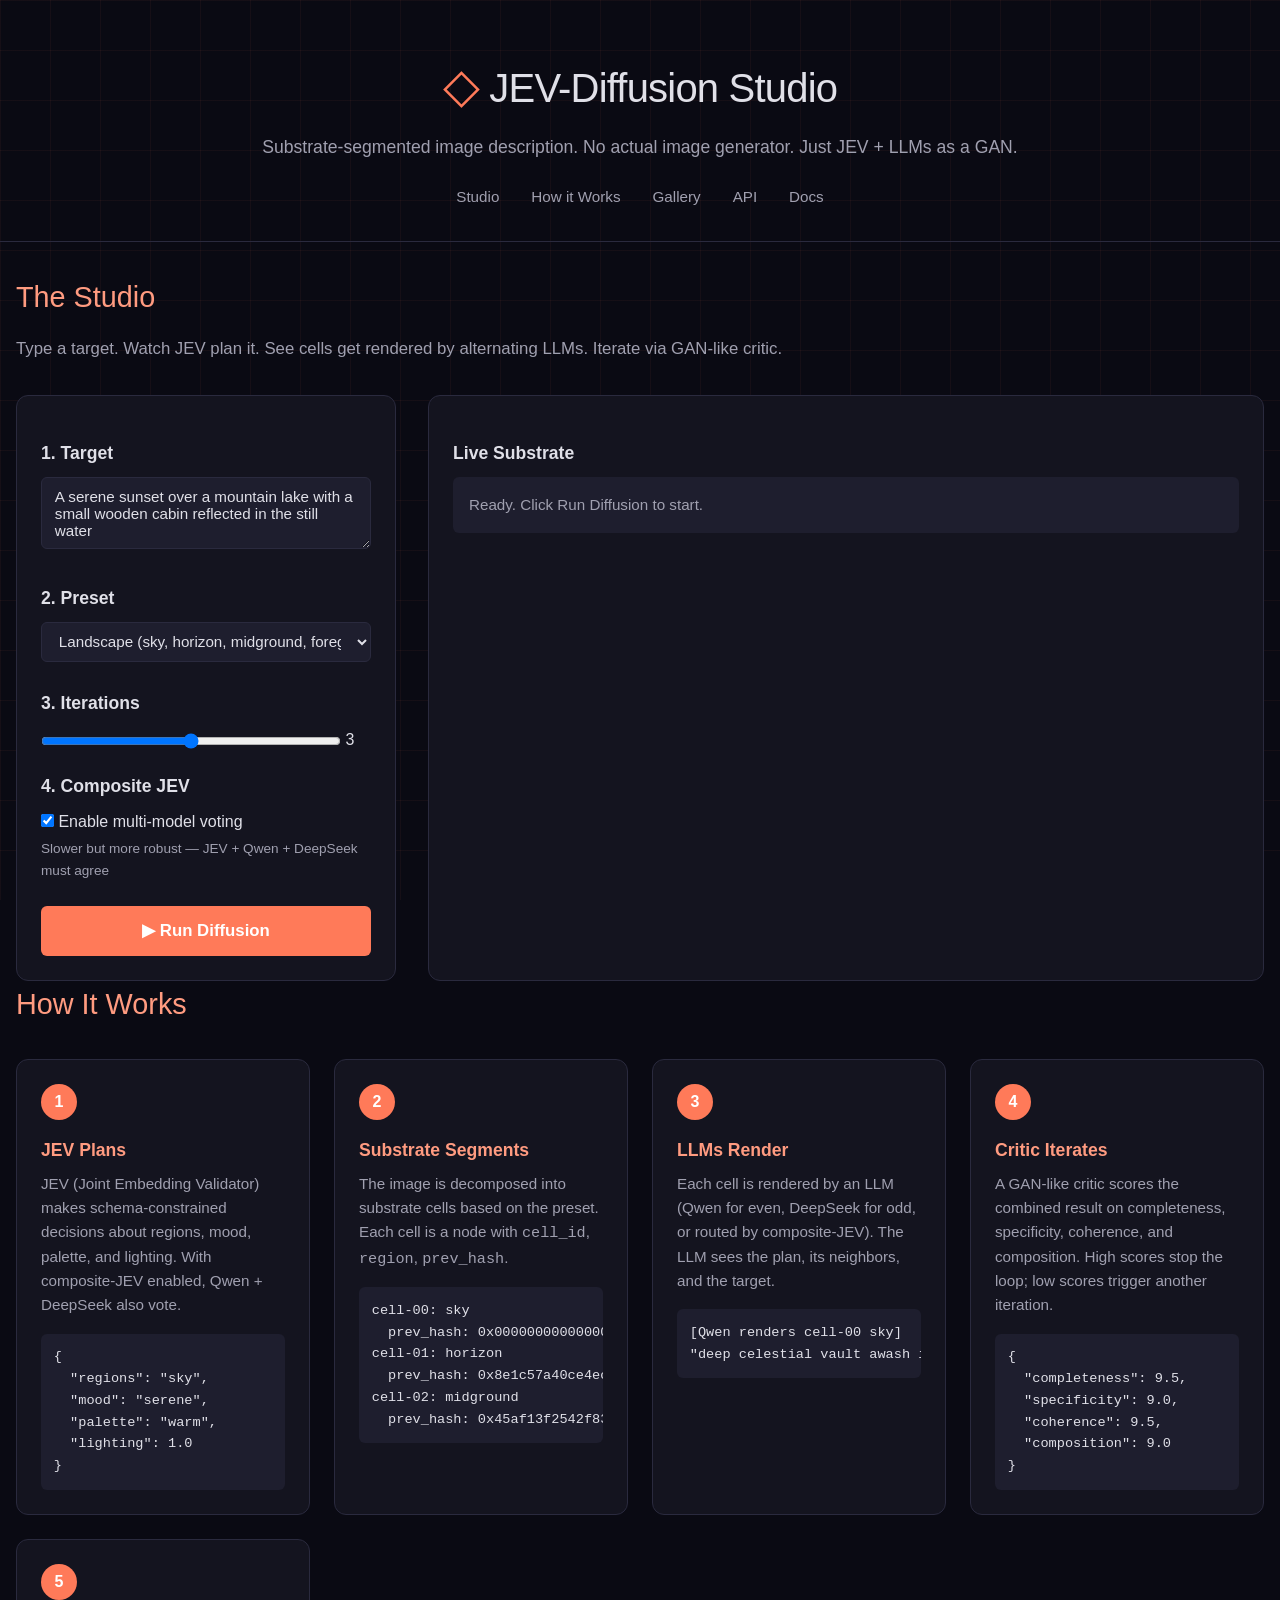
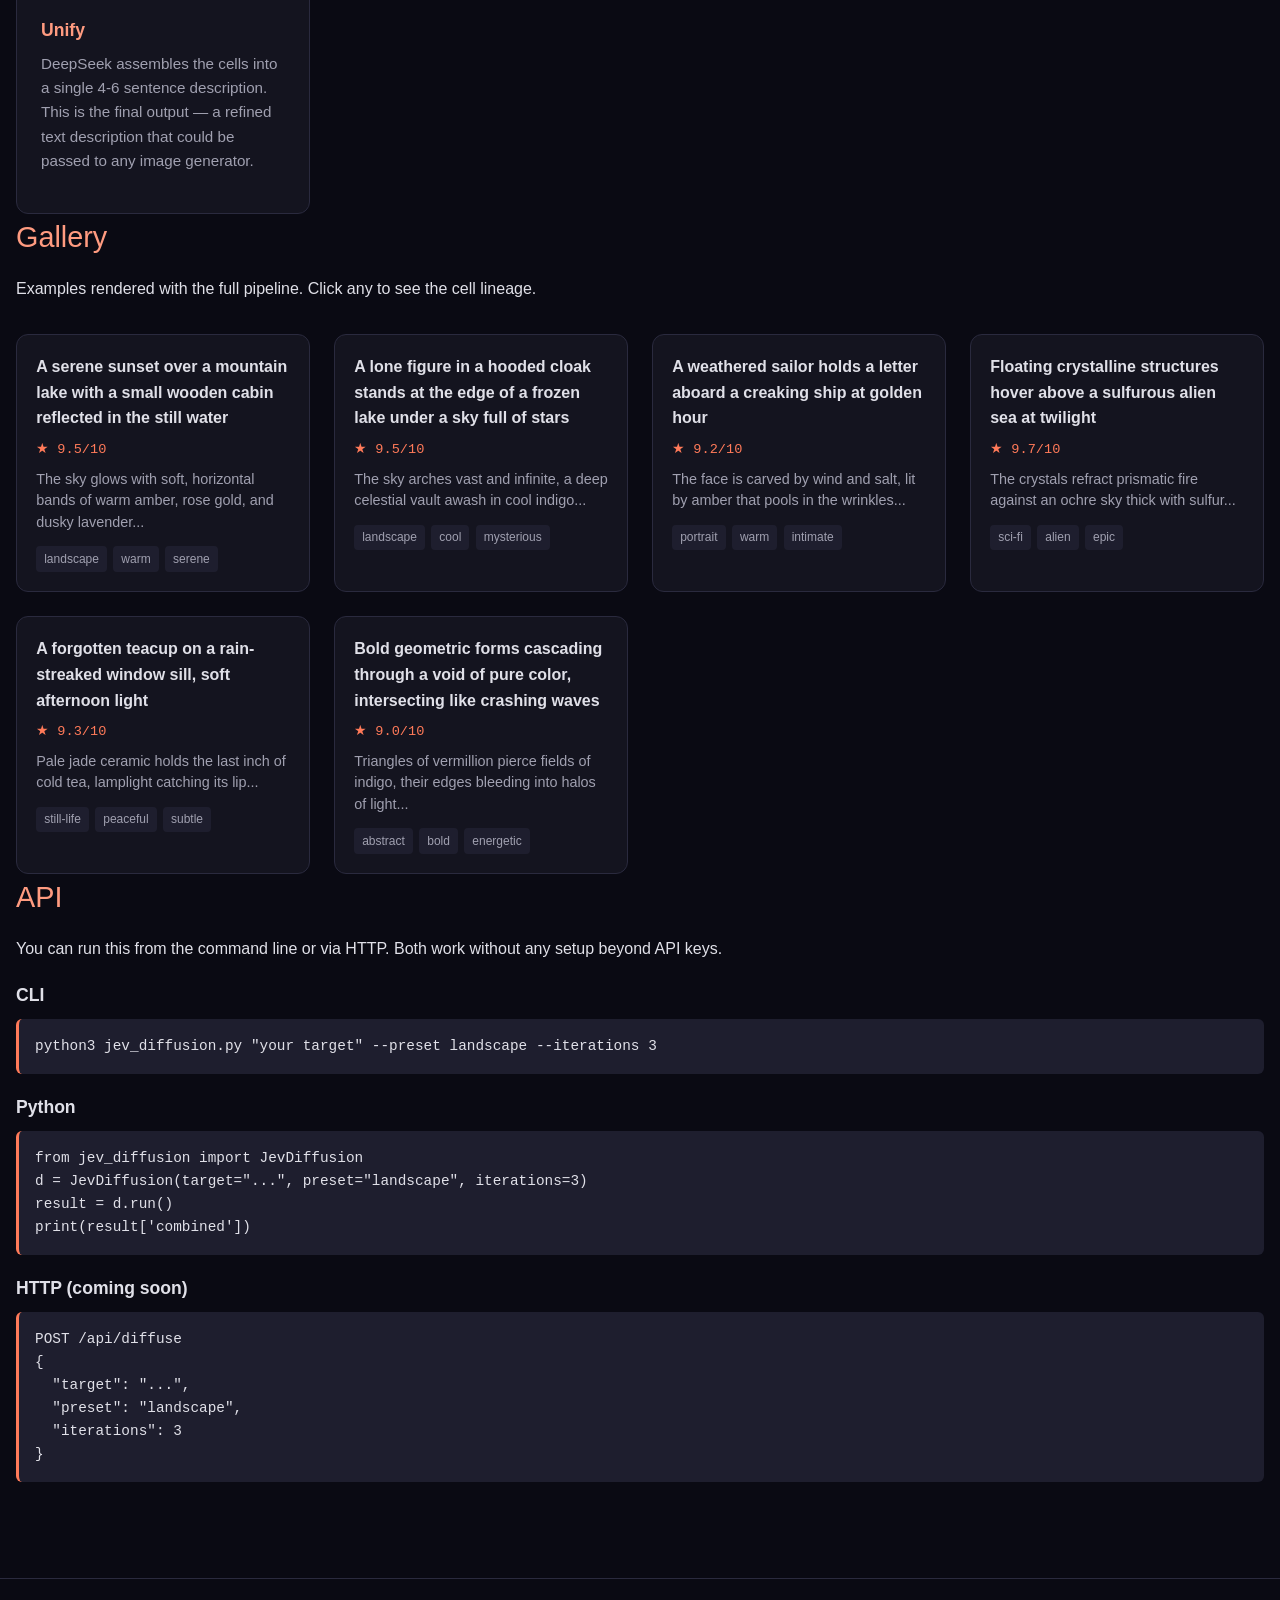
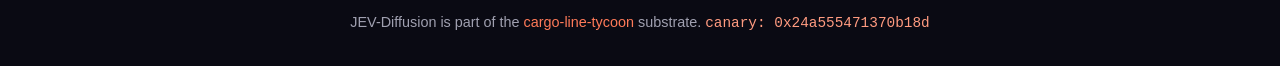
<file: index.html>
<!DOCTYPE html>
<html>
<head>
  <meta charset="UTF-8">
  <title>JEV-Diffusion</title>
  <meta http-equiv="refresh" content="0; url=studio/index.html">
</head>
<body>
  <p>Redirecting to <a href="studio/index.html">studio</a>...</p>
</body>
</html>
</file>
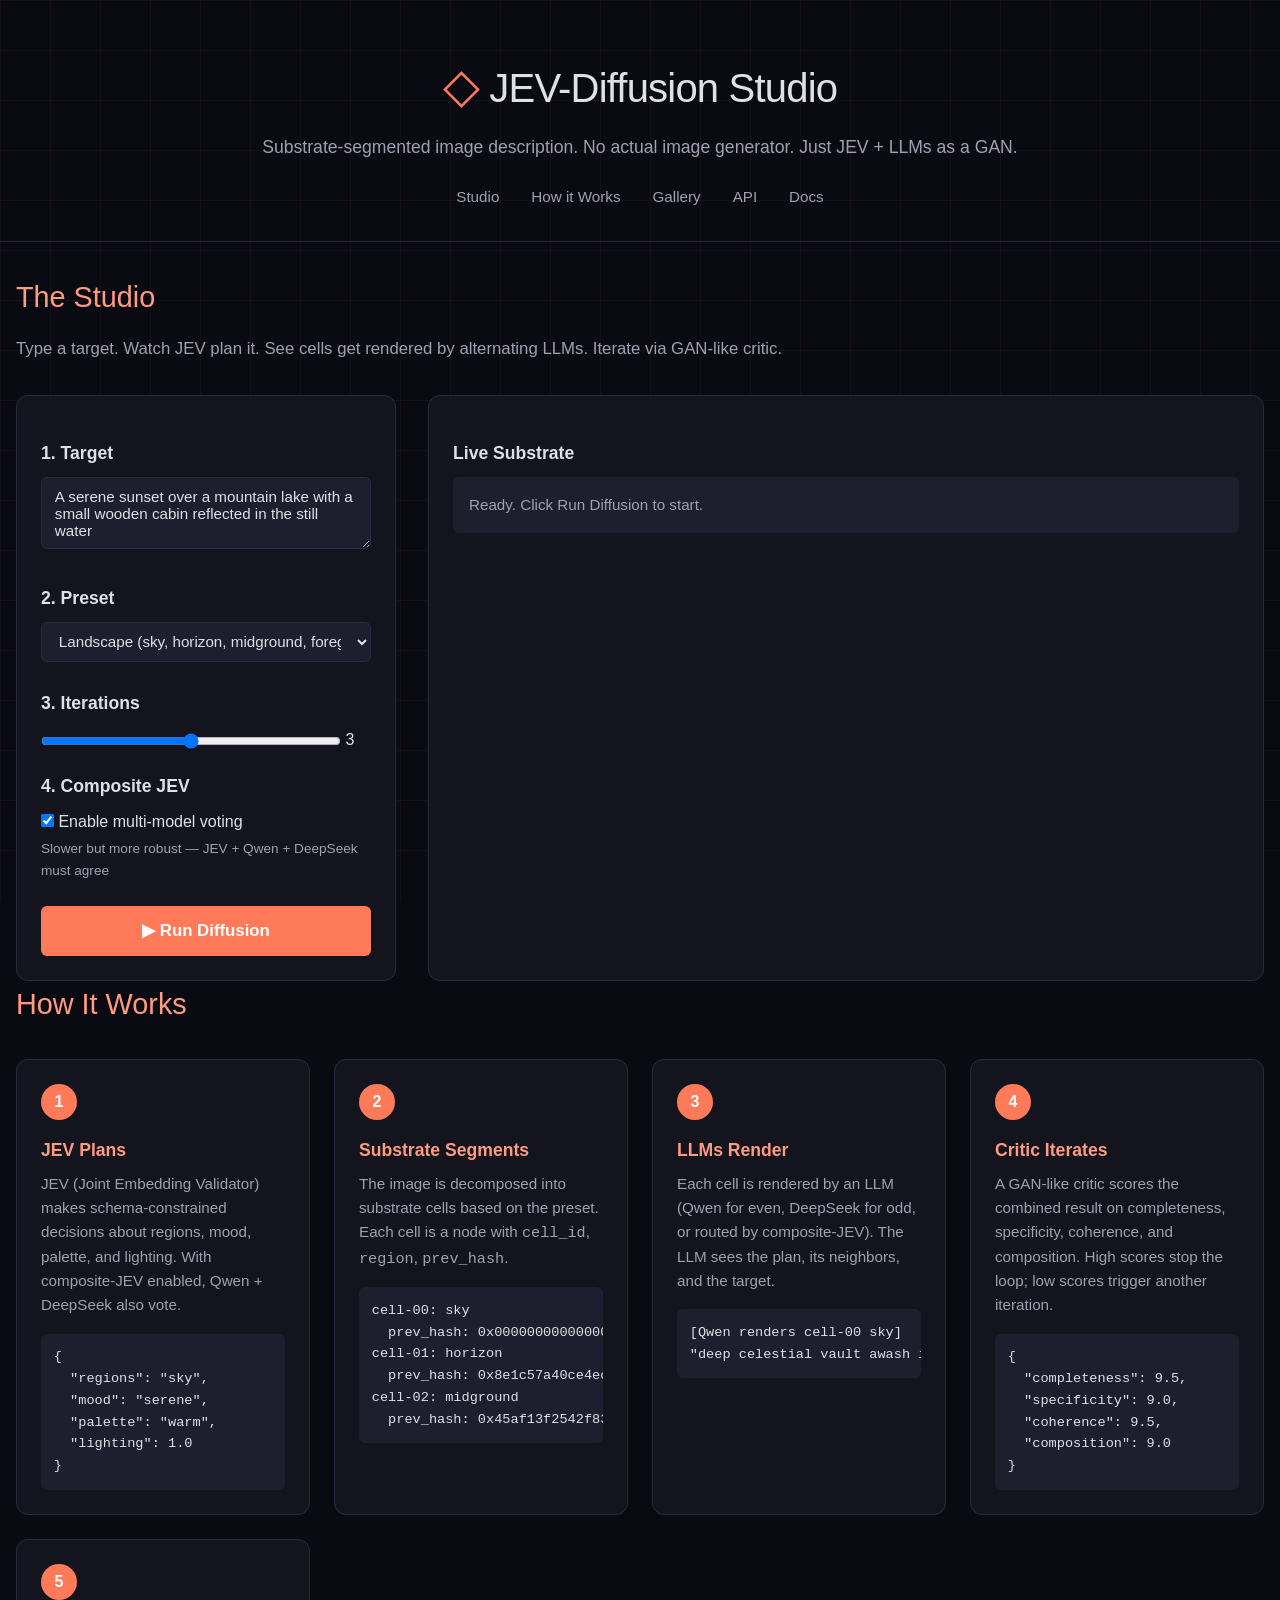
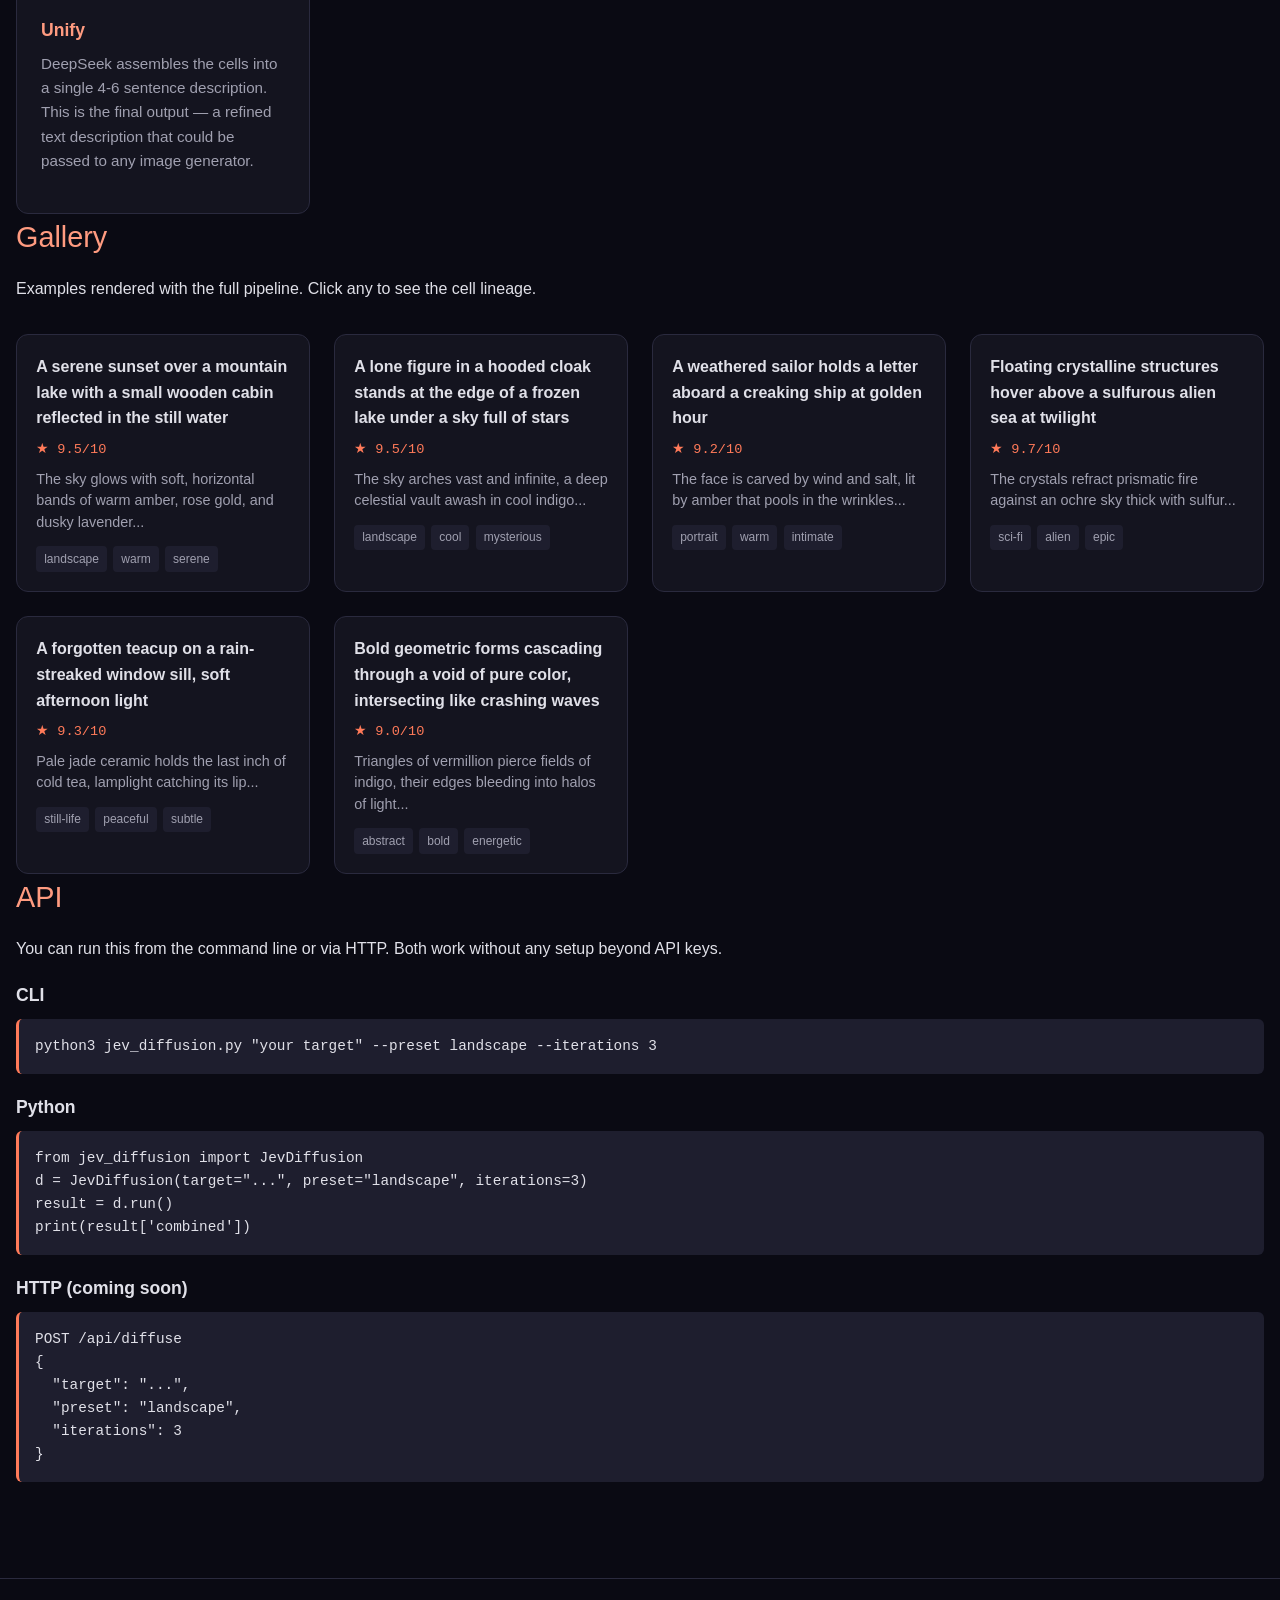
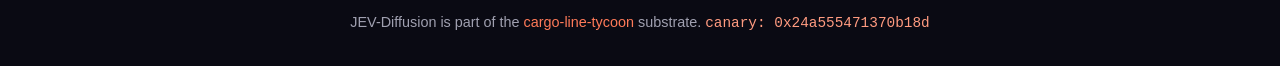
<file: studio/index.html>
<!DOCTYPE html>
<html lang="en">
<head>
  <meta charset="UTF-8">
  <meta name="viewport" content="width=device-width, initial-scale=1.0">
  <title>JEV-Diffusion Studio — Substrate-Segmented Image Description</title>
  <link rel="stylesheet" href="style.css">
</head>
<body>
  <div class="bg-grid"></div>
  
  <header class="header">
    <h1><span class="logo">◇</span> JEV-Diffusion Studio</h1>
    <p class="tagline">Substrate-segmented image description. No actual image generator. Just JEV + LLMs as a GAN.</p>
    <div class="nav">
      <a href="#studio">Studio</a>
      <a href="#how">How it Works</a>
      <a href="#gallery">Gallery</a>
      <a href="#api">API</a>
      <a href="docs.html">Docs</a>
    </div>
  </header>

  <main>
    <!-- ============== STUDIO ============== -->
    <section id="studio" class="studio">
      <h2>The Studio</h2>
      <p class="lead">Type a target. Watch JEV plan it. See cells get rendered by alternating LLMs. Iterate via GAN-like critic.</p>
      
      <div class="studio-grid">
        <!-- Input column -->
        <div class="panel input-panel">
          <h3>1. Target</h3>
          <textarea id="target" rows="3" placeholder="A serene sunset over a mountain lake with a small wooden cabin reflected in the still water">A serene sunset over a mountain lake with a small wooden cabin reflected in the still water</textarea>
          
          <h3>2. Preset</h3>
          <select id="preset">
            <option value="landscape">Landscape (sky, horizon, midground, foreground)</option>
            <option value="portrait">Portrait (background, head, shoulders, hands, accent)</option>
            <option value="abstract">Abstract (4 compositions)</option>
            <option value="still_life">Still Life (background, tabletop, primary, secondary, accent)</option>
            <option value="sci_fi">Sci-Fi (environment, structure, vessel, lighting, particle)</option>
          </select>
          
          <h3>3. Iterations</h3>
          <input type="range" id="iterations" min="1" max="5" value="3">
          <span id="iterations-value">3</span>
          
          <h3>4. Composite JEV</h3>
          <label><input type="checkbox" id="composite" checked> Enable multi-model voting</label>
          <p class="hint">Slower but more robust — JEV + Qwen + DeepSeek must agree</p>
          
          <button id="run" class="run-button">▶ Run Diffusion</button>
        </div>
        
        <!-- Output column -->
        <div class="panel output-panel">
          <h3>Live Substrate</h3>
          <div id="status" class="status">Ready. Click Run Diffusion to start.</div>
          
          <div id="plan-display" class="plan-display hidden">
            <h4>JEV Plan</h4>
            <div class="plan-grid">
              <div><strong>Regions:</strong> <span id="plan-regions">—</span></div>
              <div><strong>Mood:</strong> <span id="plan-mood">—</span></div>
              <div><strong>Palette:</strong> <span id="plan-palette">—</span></div>
              <div><strong>Lighting:</strong> <span id="plan-lighting">—</span></div>
            </div>
          </div>
          
          <div id="cells-display" class="cells-display">
            <!-- Cells will be appended here as they're rendered -->
          </div>
          
          <div id="critic-display" class="critic-display hidden">
            <h4>Critic Loop</h4>
            <div id="critic-scores"></div>
          </div>
          
          <div id="final-display" class="final-display hidden">
            <h4>Unified Description</h4>
            <div id="final-text"></div>
            <div class="final-actions">
              <button id="copy">📋 Copy</button>
              <button id="share">🔗 Share</button>
              <button id="export">💾 Export JSON</button>
            </div>
          </div>
        </div>
      </div>
    </section>

    <!-- ============== HOW IT WORKS ============== -->
    <section id="how" class="how">
      <h2>How It Works</h2>
      <div class="steps">
        <div class="step">
          <div class="step-num">1</div>
          <h3>JEV Plans</h3>
          <p>JEV (Joint Embedding Validator) makes schema-constrained decisions about regions, mood, palette, and lighting. With composite-JEV enabled, Qwen + DeepSeek also vote.</p>
          <pre><code>{
  "regions": "sky",
  "mood": "serene",
  "palette": "warm",
  "lighting": 1.0
}</code></pre>
        </div>
        <div class="step">
          <div class="step-num">2</div>
          <h3>Substrate Segments</h3>
          <p>The image is decomposed into substrate cells based on the preset. Each cell is a node with <code>cell_id</code>, <code>region</code>, <code>prev_hash</code>.</p>
          <pre><code>cell-00: sky
  prev_hash: 0x0000000000000000
cell-01: horizon
  prev_hash: 0x8e1c57a40ce4ec80
cell-02: midground
  prev_hash: 0x45af13f2542f834b</code></pre>
        </div>
        <div class="step">
          <div class="step-num">3</div>
          <h3>LLMs Render</h3>
          <p>Each cell is rendered by an LLM (Qwen for even, DeepSeek for odd, or routed by composite-JEV). The LLM sees the plan, its neighbors, and the target.</p>
          <pre><code>[Qwen renders cell-00 sky]
"deep celestial vault awash in cool indigo..."</code></pre>
        </div>
        <div class="step">
          <div class="step-num">4</div>
          <h3>Critic Iterates</h3>
          <p>A GAN-like critic scores the combined result on completeness, specificity, coherence, and composition. High scores stop the loop; low scores trigger another iteration.</p>
          <pre><code>{
  "completeness": 9.5,
  "specificity": 9.0,
  "coherence": 9.5,
  "composition": 9.0
}</code></pre>
        </div>
        <div class="step">
          <div class="step-num">5</div>
          <h3>Unify</h3>
          <p>DeepSeek assembles the cells into a single 4-6 sentence description. This is the final output — a refined text description that could be passed to any image generator.</p>
        </div>
      </div>
    </section>

    <!-- ============== GALLERY ============== -->
    <section id="gallery" class="gallery">
      <h2>Gallery</h2>
      <p>Examples rendered with the full pipeline. Click any to see the cell lineage.</p>
      <div class="gallery-grid" id="gallery-grid">
        <!-- Populated by JS -->
      </div>
    </section>

    <!-- ============== API ============== -->
    <section id="api" class="api">
      <h2>API</h2>
      <p>You can run this from the command line or via HTTP. Both work without any setup beyond API keys.</p>
      <h3>CLI</h3>
      <pre><code>python3 jev_diffusion.py "your target" --preset landscape --iterations 3</code></pre>
      <h3>Python</h3>
      <pre><code>from jev_diffusion import JevDiffusion
d = JevDiffusion(target="...", preset="landscape", iterations=3)
result = d.run()
print(result['combined'])</code></pre>
      <h3>HTTP (coming soon)</h3>
      <pre><code>POST /api/diffuse
{
  "target": "...",
  "preset": "landscape",
  "iterations": 3
}</code></pre>
    </section>
  </main>

  <footer>
    <p>JEV-Diffusion is part of the <a href="https://github.com/SuperInstance/cargo-line-tycoon">cargo-line-tycoon</a> substrate. <span class="hash">canary: 0x24a555471370b18d</span></p>
  </footer>

  <script src="app.js"></script>
</body>
</html>
</file>
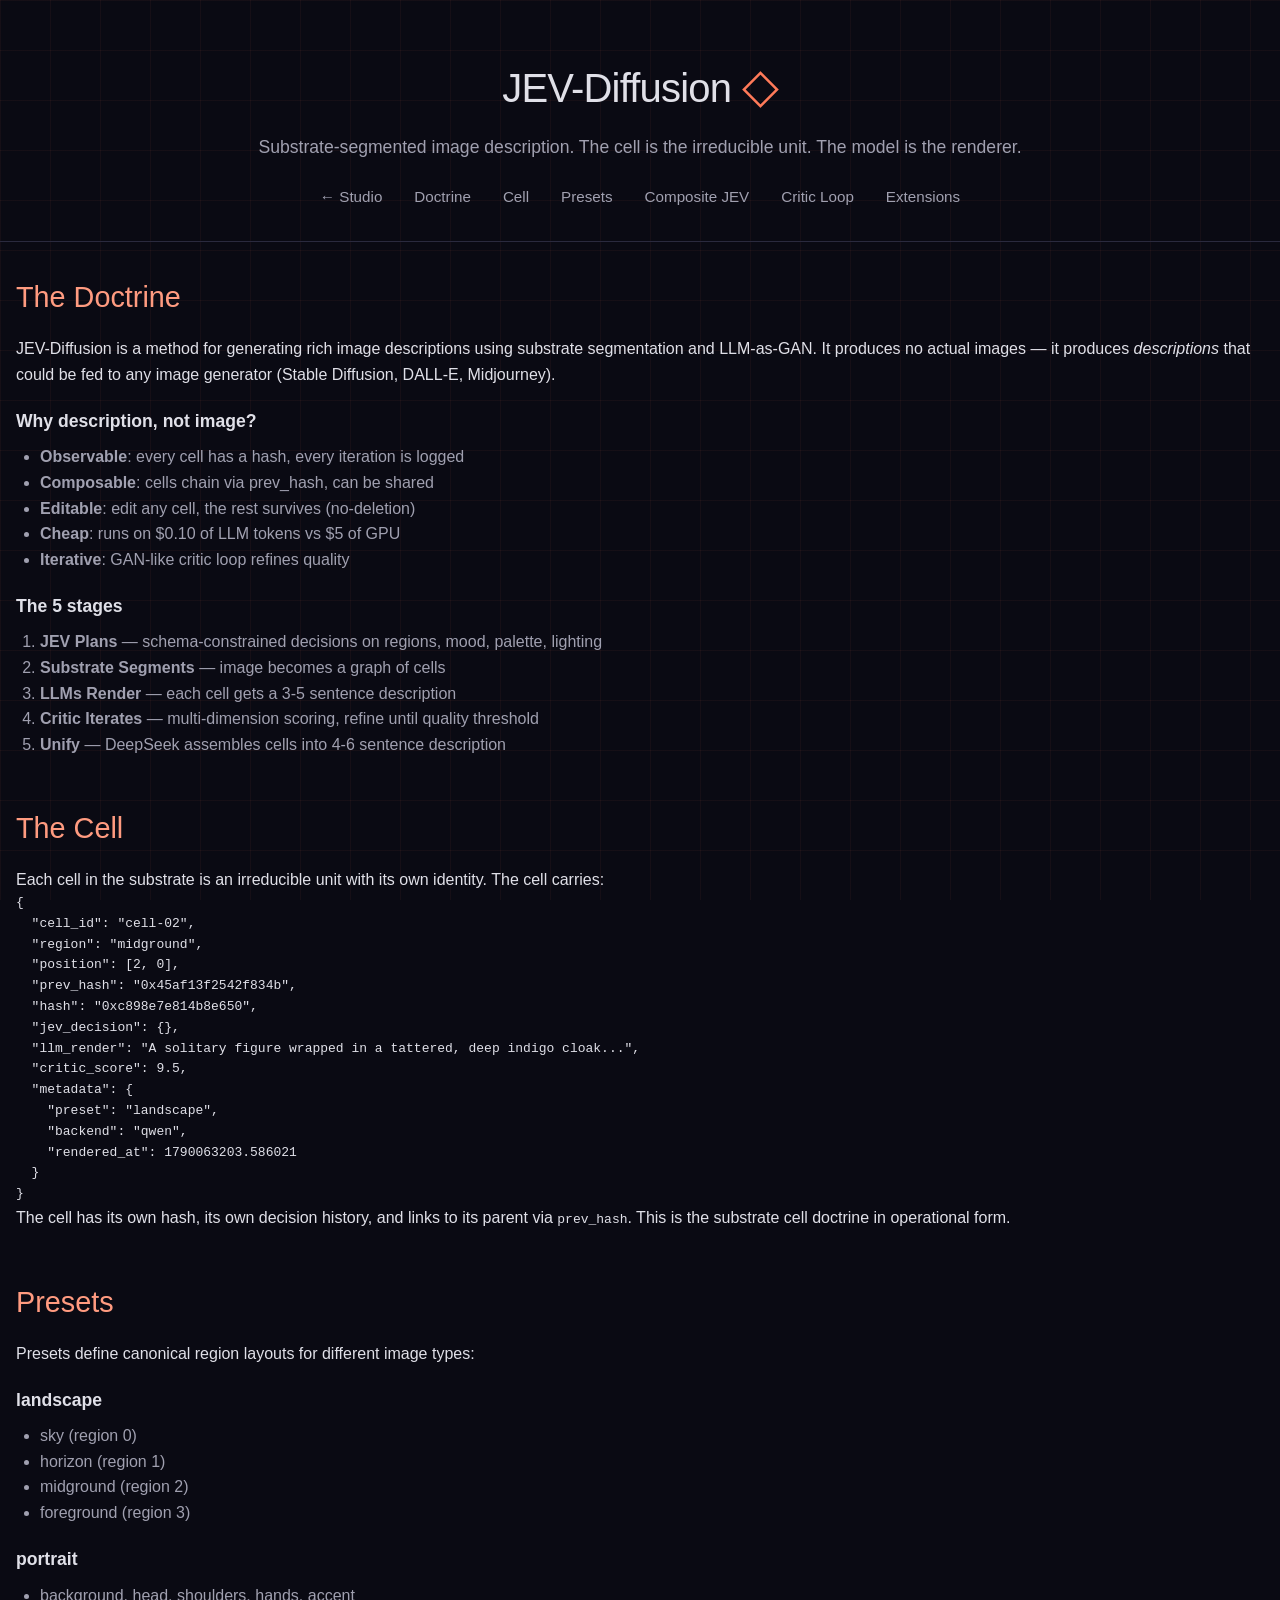
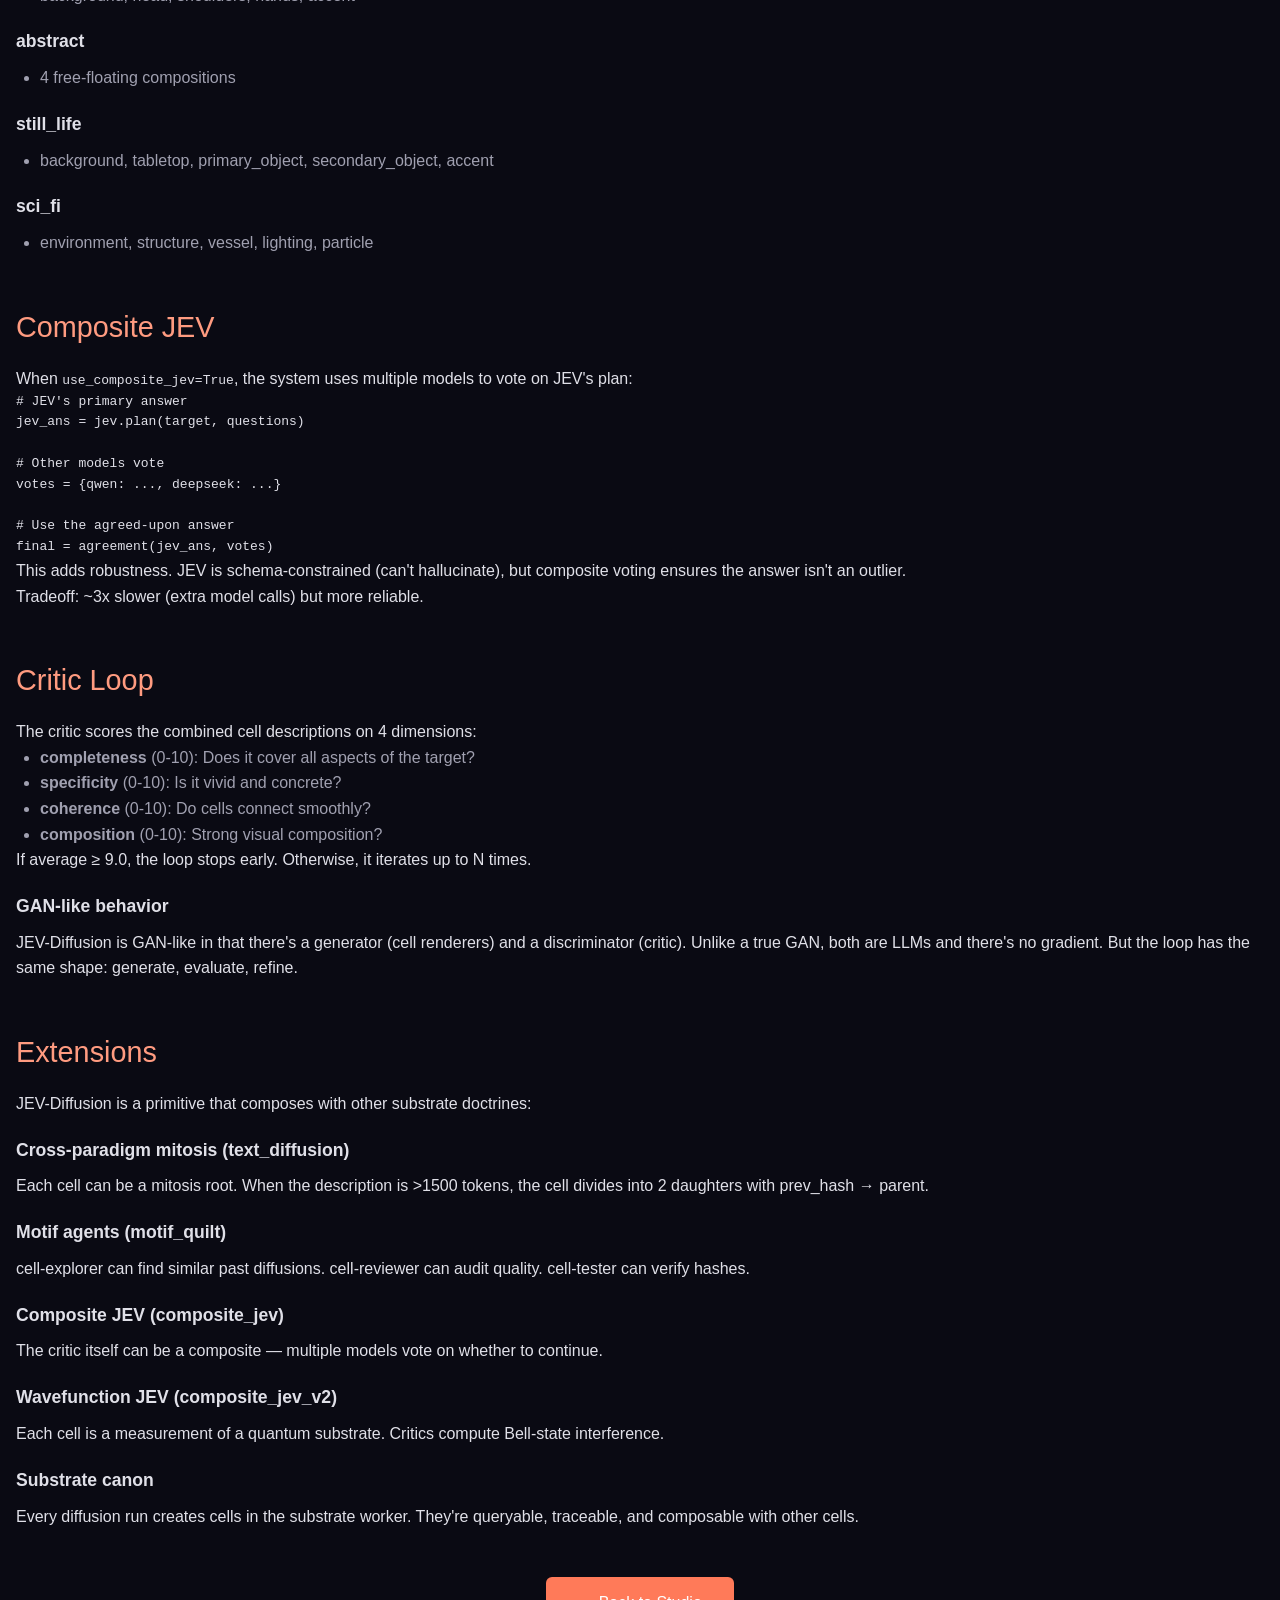
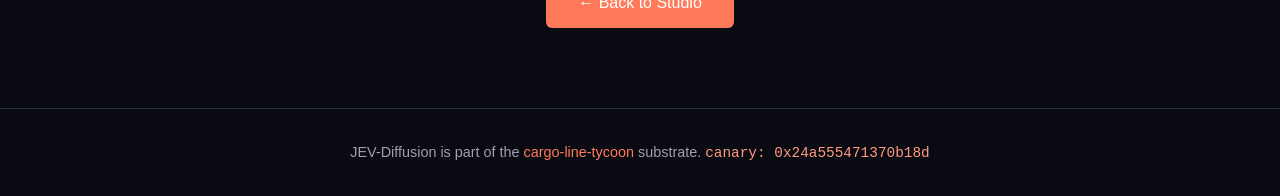
<file: studio/docs.html>
<!DOCTYPE html>
<html lang="en">
<head>
  <meta charset="UTF-8">
  <meta name="viewport" content="width=device-width, initial-scale=1.0">
  <title>JEV-Diffusion Documentation</title>
  <link rel="stylesheet" href="style.css">
</head>
<body>
  <div class="bg-grid"></div>
  
  <header class="header">
    <h1>JEV-Diffusion <span class="logo">◇</span></h1>
    <p class="tagline">Substrate-segmented image description. The cell is the irreducible unit. The model is the renderer.</p>
    <div class="nav">
      <a href="index.html">← Studio</a>
      <a href="#doctrine">Doctrine</a>
      <a href="#cell">Cell</a>
      <a href="#presets">Presets</a>
      <a href="#composite">Composite JEV</a>
      <a href="#critic">Critic Loop</a>
      <a href="#extensions">Extensions</a>
    </div>
  </header>

  <main>
    <section id="doctrine">
      <h2>The Doctrine</h2>
      <p>JEV-Diffusion is a method for generating rich image descriptions using substrate segmentation and LLM-as-GAN. It produces no actual images — it produces <em>descriptions</em> that could be fed to any image generator (Stable Diffusion, DALL-E, Midjourney).</p>
      
      <h3>Why description, not image?</h3>
      <ul style="color: var(--text-secondary); padding-left: 1.5rem; margin-bottom: 1rem;">
        <li><strong>Observable</strong>: every cell has a hash, every iteration is logged</li>
        <li><strong>Composable</strong>: cells chain via prev_hash, can be shared</li>
        <li><strong>Editable</strong>: edit any cell, the rest survives (no-deletion)</li>
        <li><strong>Cheap</strong>: runs on $0.10 of LLM tokens vs $5 of GPU</li>
        <li><strong>Iterative</strong>: GAN-like critic loop refines quality</li>
      </ul>
      
      <h3>The 5 stages</h3>
      <ol style="color: var(--text-secondary); padding-left: 1.5rem;">
        <li><strong>JEV Plans</strong> — schema-constrained decisions on regions, mood, palette, lighting</li>
        <li><strong>Substrate Segments</strong> — image becomes a graph of cells</li>
        <li><strong>LLMs Render</strong> — each cell gets a 3-5 sentence description</li>
        <li><strong>Critic Iterates</strong> — multi-dimension scoring, refine until quality threshold</li>
        <li><strong>Unify</strong> — DeepSeek assembles cells into 4-6 sentence description</li>
      </ol>
    </section>

    <section id="cell" style="margin-top: 3rem;">
      <h2>The Cell</h2>
      <p>Each cell in the substrate is an irreducible unit with its own identity. The cell carries:</p>
      <pre><code>{
  "cell_id": "cell-02",
  "region": "midground",
  "position": [2, 0],
  "prev_hash": "0x45af13f2542f834b",
  "hash": "0xc898e7e814b8e650",
  "jev_decision": {},
  "llm_render": "A solitary figure wrapped in a tattered, deep indigo cloak...",
  "critic_score": 9.5,
  "metadata": {
    "preset": "landscape",
    "backend": "qwen",
    "rendered_at": 1790063203.586021
  }
}</code></pre>
      <p>The cell has its own hash, its own decision history, and links to its parent via <code>prev_hash</code>. This is the substrate cell doctrine in operational form.</p>
    </section>

    <section id="presets" style="margin-top: 3rem;">
      <h2>Presets</h2>
      <p>Presets define canonical region layouts for different image types:</p>
      
      <h3>landscape</h3>
      <ul style="color: var(--text-secondary); padding-left: 1.5rem;">
        <li>sky (region 0)</li>
        <li>horizon (region 1)</li>
        <li>midground (region 2)</li>
        <li>foreground (region 3)</li>
      </ul>
      
      <h3>portrait</h3>
      <ul style="color: var(--text-secondary); padding-left: 1.5rem;">
        <li>background, head, shoulders, hands, accent</li>
      </ul>
      
      <h3>abstract</h3>
      <ul style="color: var(--text-secondary); padding-left: 1.5rem;">
        <li>4 free-floating compositions</li>
      </ul>
      
      <h3>still_life</h3>
      <ul style="color: var(--text-secondary); padding-left: 1.5rem;">
        <li>background, tabletop, primary_object, secondary_object, accent</li>
      </ul>
      
      <h3>sci_fi</h3>
      <ul style="color: var(--text-secondary); padding-left: 1.5rem;">
        <li>environment, structure, vessel, lighting, particle</li>
      </ul>
    </section>

    <section id="composite" style="margin-top: 3rem;">
      <h2>Composite JEV</h2>
      <p>When <code>use_composite_jev=True</code>, the system uses multiple models to vote on JEV's plan:</p>
      <pre><code># JEV's primary answer
jev_ans = jev.plan(target, questions)

# Other models vote
votes = {qwen: ..., deepseek: ...}

# Use the agreed-upon answer
final = agreement(jev_ans, votes)</code></pre>
      <p>This adds robustness. JEV is schema-constrained (can't hallucinate), but composite voting ensures the answer isn't an outlier.</p>
      <p>Tradeoff: ~3x slower (extra model calls) but more reliable.</p>
    </section>

    <section id="critic" style="margin-top: 3rem;">
      <h2>Critic Loop</h2>
      <p>The critic scores the combined cell descriptions on 4 dimensions:</p>
      <ul style="color: var(--text-secondary); padding-left: 1.5rem;">
        <li><strong>completeness</strong> (0-10): Does it cover all aspects of the target?</li>
        <li><strong>specificity</strong> (0-10): Is it vivid and concrete?</li>
        <li><strong>coherence</strong> (0-10): Do cells connect smoothly?</li>
        <li><strong>composition</strong> (0-10): Strong visual composition?</li>
      </ul>
      <p>If average ≥ 9.0, the loop stops early. Otherwise, it iterates up to N times.</p>
      
      <h3>GAN-like behavior</h3>
      <p>JEV-Diffusion is GAN-like in that there's a generator (cell renderers) and a discriminator (critic). Unlike a true GAN, both are LLMs and there's no gradient. But the loop has the same shape: generate, evaluate, refine.</p>
    </section>

    <section id="extensions" style="margin-top: 3rem;">
      <h2>Extensions</h2>
      <p>JEV-Diffusion is a primitive that composes with other substrate doctrines:</p>
      
      <h3>Cross-paradigm mitosis (text_diffusion)</h3>
      <p>Each cell can be a mitosis root. When the description is &gt;1500 tokens, the cell divides into 2 daughters with prev_hash → parent.</p>
      
      <h3>Motif agents (motif_quilt)</h3>
      <p>cell-explorer can find similar past diffusions. cell-reviewer can audit quality. cell-tester can verify hashes.</p>
      
      <h3>Composite JEV (composite_jev)</h3>
      <p>The critic itself can be a composite — multiple models vote on whether to continue.</p>
      
      <h3>Wavefunction JEV (composite_jev_v2)</h3>
      <p>Each cell is a measurement of a quantum substrate. Critics compute Bell-state interference.</p>
      
      <h3>Substrate canon</h3>
      <p>Every diffusion run creates cells in the substrate worker. They're queryable, traceable, and composable with other cells.</p>
    </section>

    <section style="margin-top: 3rem; text-align: center;">
      <a href="index.html" style="display: inline-block; padding: 0.8rem 2rem; background: var(--accent); color: white; border-radius: 6px; text-decoration: none;">← Back to Studio</a>
    </section>
  </main>

  <footer>
    <p>JEV-Diffusion is part of the <a href="https://github.com/SuperInstance/cargo-line-tycoon">cargo-line-tycoon</a> substrate. <span class="hash">canary: 0x24a555471370b18d</span></p>
  </footer>
</body>
</html>
</file>
<file: studio/style.css>
/* JEV-Diffusion Studio styles */

:root {
  --bg-primary: #0a0a13;
  --bg-secondary: #14141f;
  --bg-tertiary: #1e1e2e;
  --text-primary: #e0e0e8;
  --text-secondary: #a0a0b0;
  --accent: #ff7a59;
  --accent-soft: #ff9b80;
  --border: #2a2a3e;
  --border-bright: #4a4a6e;
  --success: #4ade80;
  --info: #60a5fa;
  --grid-color: rgba(255, 122, 89, 0.05);
}

* {
  box-sizing: border-box;
  margin: 0;
  padding: 0;
}

body {
  font-family: -apple-system, BlinkMacSystemFont, 'Segoe UI', Roboto, Oxygen, Ubuntu, Cantarell, sans-serif;
  background: var(--bg-primary);
  color: var(--text-primary);
  line-height: 1.6;
  overflow-x: hidden;
}

.bg-grid {
  position: fixed;
  top: 0; left: 0; right: 0; bottom: 0;
  background-image: 
    linear-gradient(var(--grid-color) 1px, transparent 1px),
    linear-gradient(90deg, var(--grid-color) 1px, transparent 1px);
  background-size: 50px 50px;
  pointer-events: none;
  z-index: 0;
}

/* ============== HEADER ============== */

.header {
  position: relative;
  z-index: 1;
  text-align: center;
  padding: 3rem 1rem 2rem;
  border-bottom: 1px solid var(--border);
}

.logo {
  color: var(--accent);
  font-size: 1.2em;
}

h1 {
  font-size: 2.5rem;
  font-weight: 300;
  letter-spacing: -0.02em;
  margin-bottom: 0.5rem;
}

.tagline {
  color: var(--text-secondary);
  font-size: 1.1rem;
  margin-bottom: 1.5rem;
}

.nav {
  display: flex;
  justify-content: center;
  gap: 2rem;
  font-size: 0.95rem;
}

.nav a {
  color: var(--text-secondary);
  text-decoration: none;
  transition: color 0.2s;
}

.nav a:hover {
  color: var(--accent);
}

/* ============== MAIN ============== */

main {
  position: relative;
  z-index: 1;
  max-width: 1400px;
  margin: 0 auto;
  padding: 2rem 1rem;
}

h2 {
  font-size: 1.8rem;
  font-weight: 300;
  margin-bottom: 1rem;
  color: var(--accent-soft);
}

h3 {
  font-size: 1.1rem;
  margin: 1.2rem 0 0.6rem;
  color: var(--text-primary);
}

.lead {
  color: var(--text-secondary);
  font-size: 1.05rem;
  margin-bottom: 2rem;
}

/* ============== STUDIO ============== */

.studio-grid {
  display: grid;
  grid-template-columns: 380px 1fr;
  gap: 2rem;
  margin-top: 2rem;
}

.panel {
  background: var(--bg-secondary);
  border: 1px solid var(--border);
  border-radius: 12px;
  padding: 1.5rem;
}

textarea, select, input[type="text"], input[type="number"] {
  width: 100%;
  background: var(--bg-tertiary);
  color: var(--text-primary);
  border: 1px solid var(--border);
  border-radius: 6px;
  padding: 0.6rem 0.8rem;
  font-family: inherit;
  font-size: 0.95rem;
  margin-bottom: 0.5rem;
}

textarea {
  resize: vertical;
  min-height: 70px;
  font-size: 0.95rem;
}

select {
  cursor: pointer;
}

input[type="range"] {
  width: calc(100% - 30px);
  vertical-align: middle;
}

.hint {
  font-size: 0.85rem;
  color: var(--text-secondary);
  margin-top: 0.2rem;
}

.run-button {
  margin-top: 1.5rem;
  width: 100%;
  padding: 0.9rem;
  background: var(--accent);
  color: white;
  border: none;
  border-radius: 6px;
  font-size: 1.05rem;
  font-weight: 600;
  cursor: pointer;
  transition: all 0.2s;
}

.run-button:hover {
  background: var(--accent-soft);
  transform: translateY(-1px);
}

.run-button:disabled {
  background: var(--border-bright);
  cursor: not-allowed;
  transform: none;
}

.status {
  background: var(--bg-tertiary);
  padding: 1rem;
  border-radius: 6px;
  margin-bottom: 1rem;
  font-size: 0.95rem;
  color: var(--text-secondary);
}

.status.running {
  border-left: 3px solid var(--info);
}

.status.success {
  border-left: 3px solid var(--success);
}

.status.error {
  border-left: 3px solid var(--accent);
}

.hidden {
  display: none;
}

/* ============== PLAN DISPLAY ============== */

.plan-display {
  background: var(--bg-tertiary);
  border-radius: 6px;
  padding: 1rem;
  margin-bottom: 1rem;
  animation: fadeIn 0.5s ease;
}

.plan-grid {
  display: grid;
  grid-template-columns: 1fr 1fr;
  gap: 0.5rem;
  margin-top: 0.5rem;
  font-size: 0.95rem;
}

.plan-grid div {
  padding: 0.4rem 0.6rem;
  background: var(--bg-secondary);
  border-radius: 4px;
}

.plan-grid strong {
  color: var(--accent-soft);
}

/* ============== CELLS DISPLAY ============== */

.cell {
  background: var(--bg-tertiary);
  border: 1px solid var(--border);
  border-radius: 8px;
  padding: 1rem;
  margin-bottom: 1rem;
  animation: fadeIn 0.5s ease;
}

.cell-header {
  display: flex;
  justify-content: space-between;
  align-items: center;
  margin-bottom: 0.5rem;
}

.cell-id {
  font-family: monospace;
  font-size: 0.85rem;
  color: var(--accent);
}

.cell-region {
  font-weight: 600;
  text-transform: uppercase;
  letter-spacing: 0.05em;
}

.cell-backend {
  font-size: 0.8rem;
  padding: 0.2rem 0.5rem;
  background: var(--bg-secondary);
  border-radius: 4px;
  color: var(--text-secondary);
}

.cell-content {
  color: var(--text-primary);
  line-height: 1.7;
  font-size: 0.95rem;
  white-space: pre-wrap;
}

.cell-meta {
  margin-top: 0.5rem;
  font-size: 0.8rem;
  color: var(--text-secondary);
  font-family: monospace;
}

/* ============== CRITIC DISPLAY ============== */

.critic-display {
  background: var(--bg-tertiary);
  border-radius: 6px;
  padding: 1rem;
  margin-top: 1rem;
  margin-bottom: 1rem;
}

.critic-iteration {
  margin-top: 0.5rem;
  padding: 0.6rem;
  background: var(--bg-secondary);
  border-radius: 4px;
  font-size: 0.9rem;
}

.critic-iteration .scores {
  display: flex;
  gap: 1rem;
  font-family: monospace;
  margin: 0.3rem 0;
}

.critic-iteration .feedback {
  color: var(--text-secondary);
  font-style: italic;
}

/* ============== FINAL DISPLAY ============== */

.final-display {
  background: var(--bg-tertiary);
  border: 1px solid var(--accent);
  border-radius: 8px;
  padding: 1.5rem;
  margin-top: 1rem;
  animation: fadeIn 0.5s ease;
}

#final-text {
  font-size: 1.05rem;
  line-height: 1.8;
  margin-bottom: 1rem;
  color: var(--text-primary);
}

.final-actions {
  display: flex;
  gap: 0.5rem;
}

.final-actions button {
  padding: 0.5rem 1rem;
  background: var(--bg-secondary);
  color: var(--text-primary);
  border: 1px solid var(--border-bright);
  border-radius: 4px;
  cursor: pointer;
  transition: all 0.2s;
}

.final-actions button:hover {
  border-color: var(--accent);
  color: var(--accent);
}

/* ============== HOW IT WORKS ============== */

.steps {
  display: grid;
  grid-template-columns: repeat(auto-fit, minmax(280px, 1fr));
  gap: 1.5rem;
  margin-top: 2rem;
}

.step {
  background: var(--bg-secondary);
  border: 1px solid var(--border);
  border-radius: 12px;
  padding: 1.5rem;
}

.step-num {
  width: 36px;
  height: 36px;
  background: var(--accent);
  color: white;
  border-radius: 50%;
  display: flex;
  align-items: center;
  justify-content: center;
  font-weight: 600;
  margin-bottom: 1rem;
}

.step h3 {
  margin: 0 0 0.5rem;
  color: var(--accent-soft);
}

.step p {
  color: var(--text-secondary);
  margin-bottom: 1rem;
  font-size: 0.95rem;
}

.step pre {
  background: var(--bg-tertiary);
  padding: 0.8rem;
  border-radius: 6px;
  overflow-x: auto;
  font-size: 0.85rem;
  font-family: 'SF Mono', Monaco, monospace;
  color: var(--text-primary);
  white-space: pre;
}

/* ============== GALLERY ============== */

.gallery-grid {
  display: grid;
  grid-template-columns: repeat(auto-fill, minmax(280px, 1fr));
  gap: 1.5rem;
  margin-top: 2rem;
}

.gallery-item {
  background: var(--bg-secondary);
  border: 1px solid var(--border);
  border-radius: 12px;
  padding: 1.2rem;
  cursor: pointer;
  transition: all 0.2s;
}

.gallery-item:hover {
  border-color: var(--accent);
  transform: translateY(-2px);
}

.gallery-target {
  font-weight: 600;
  margin-bottom: 0.5rem;
  color: var(--text-primary);
}

.gallery-score {
  font-family: monospace;
  font-size: 0.85rem;
  color: var(--accent);
  margin-bottom: 0.5rem;
}

.gallery-preview {
  color: var(--text-secondary);
  font-size: 0.9rem;
  line-height: 1.5;
  display: -webkit-box;
  -webkit-line-clamp: 4;
  -webkit-box-orient: vertical;
  overflow: hidden;
}

.gallery-tags {
  margin-top: 0.8rem;
  display: flex;
  flex-wrap: wrap;
  gap: 0.4rem;
}

.gallery-tag {
  font-size: 0.75rem;
  padding: 0.2rem 0.5rem;
  background: var(--bg-tertiary);
  border-radius: 4px;
  color: var(--text-secondary);
}

/* ============== API ============== */

.api pre {
  background: var(--bg-tertiary);
  padding: 1rem;
  border-radius: 6px;
  overflow-x: auto;
  font-size: 0.9rem;
  font-family: 'SF Mono', Monaco, monospace;
  margin-bottom: 1rem;
  border-left: 3px solid var(--accent);
}

/* ============== FOOTER ============== */

footer {
  position: relative;
  z-index: 1;
  text-align: center;
  padding: 2rem 1rem;
  margin-top: 3rem;
  border-top: 1px solid var(--border);
  color: var(--text-secondary);
  font-size: 0.9rem;
}

footer a {
  color: var(--accent);
  text-decoration: none;
}

.hash {
  font-family: monospace;
  color: var(--accent-soft);
}

/* ============== ANIMATIONS ============== */

@keyframes fadeIn {
  from {
    opacity: 0;
    transform: translateY(10px);
  }
  to {
    opacity: 1;
    transform: translateY(0);
  }
}

@keyframes pulse {
  0%, 100% { opacity: 1; }
  50% { opacity: 0.5; }
}

.loading {
  animation: pulse 1.5s ease-in-out infinite;
}

/* ============== RESPONSIVE ============== */

@media (max-width: 900px) {
  .studio-grid {
    grid-template-columns: 1fr;
  }
  h1 { font-size: 1.8rem; }
  .nav { flex-wrap: wrap; gap: 1rem; }
}
</file>
